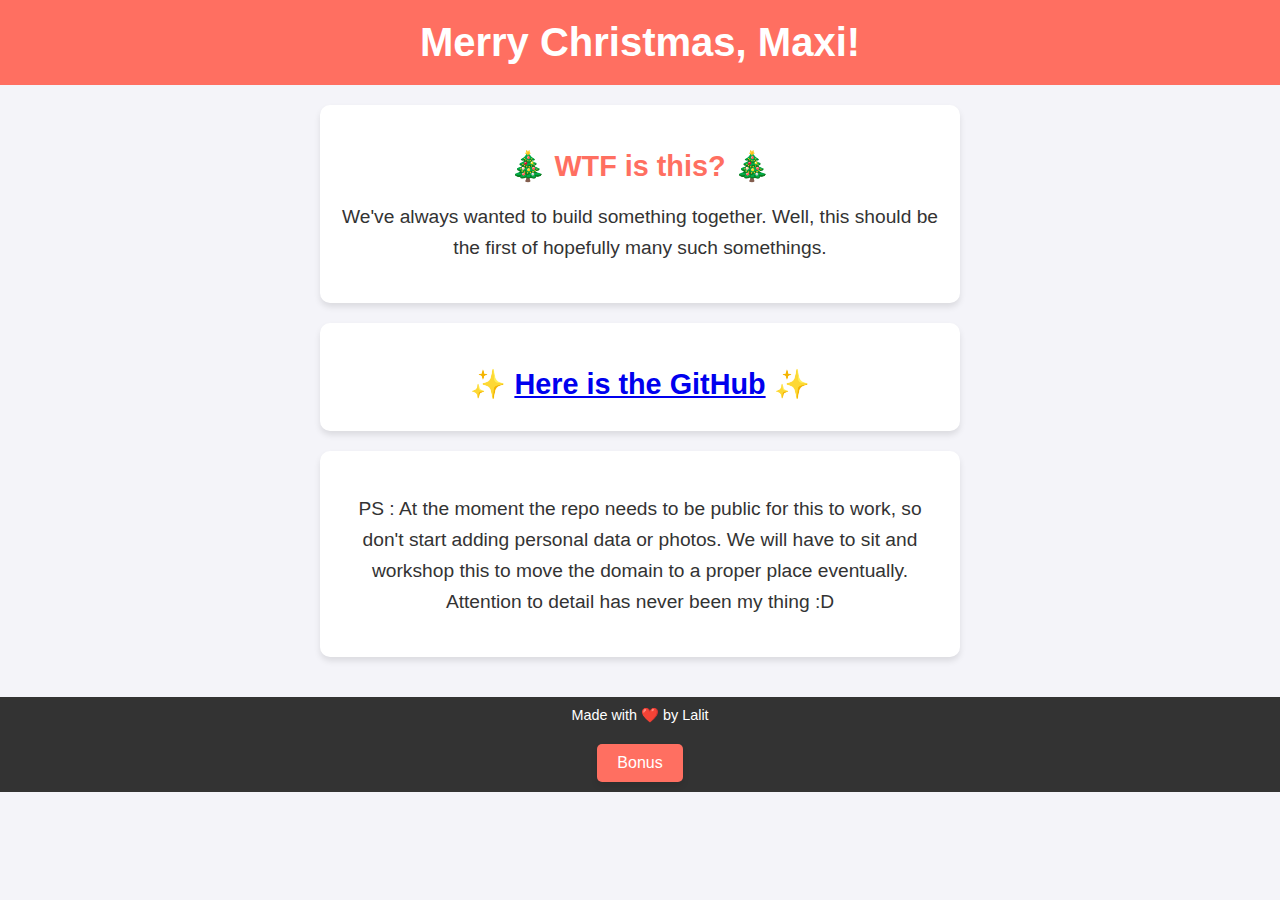
<file: index.html>
<!DOCTYPE html>
<html lang="en">
<head>
    <meta charset="UTF-8">
    <meta name="viewport" content="width=device-width, initial-scale=1.0">
    <title>Christmas Gift for My Friend</title>
    <link rel="stylesheet" href="styles.css">
    <style>
        .click-me-button {
            display: inline-block;
            padding: 10px 20px;
            font-size: 1em;
            color: white;
            background-color: #ff6f61;
            border: none;
            border-radius: 5px;
            text-decoration: none;
            box-shadow: 0 4px 6px rgba(0, 0, 0, 0.1);
            cursor: pointer;
            transition: background-color 0.3s ease;
            margin-top: 20px;
        }

        .click-me-button:hover {
            background-color: #e05547;
        }

        footer {
            text-align: center;
            margin-top: 40px;
        }
    </style>
</head>
<body>
    <header>
        <h1>Merry Christmas, Maxi!</h1>
    </header>
    <main>
        <section class="message">
            <h2>🎄 WTF is this? 🎄</h2>
            <p>We've always wanted to build something together. Well, this should be the first of hopefully many such somethings.</p>
        </section>
        <section class="message">
            <h2>✨ <a href="https://github.com/OverweightShady/SieArschloch" target="_blank">Here is the GitHub</a> ✨</h2>
        </section>
        <section class="message">
            <h2></h2>
            <p>PS : At the moment the repo needs to be public for this to work, so don't start adding personal data or photos. We will have to sit and workshop this to move the domain to a proper place eventually. Attention to detail has never been my thing :D</p>
        </section>
    </main>
    <footer>
        <p>Made with ❤️ by Lalit</p>
        <!-- Add Click Me button as a bonus at the bottom -->
        <a href="netthier.html" class="click-me-button">Bonus</a>
    </footer>
</body>
</html>
</file>
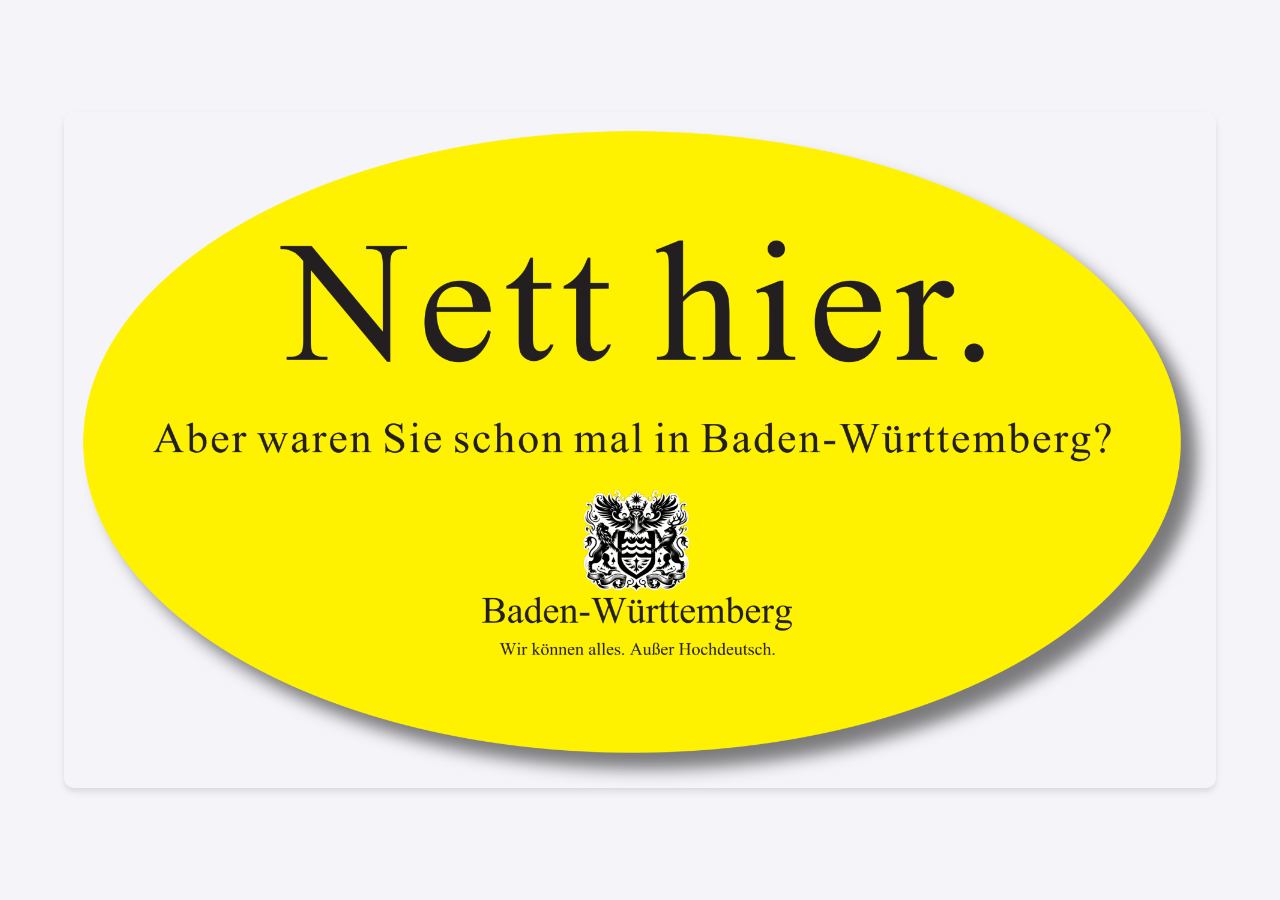
<file: netthier.html>
<!DOCTYPE html>
<html lang="en">
<head>
    <meta charset="UTF-8">
    <meta name="viewport" content="width=device-width, initial-scale=1.0">
    <title>Netthier Picture</title>
    <style>
        body {
            display: flex;
            justify-content: center;
            align-items: center;
            height: 100vh;
            margin: 0;
            background-color: #f4f4f9;
        }

        img {
            max-width: 90%;
            max-height: 90%;
            border-radius: 10px;
            box-shadow: 0 4px 6px rgba(0, 0, 0, 0.1);
        }
    </style>
</head>
<body>
    <img src="netthier.webp" alt="Netthier Picture">
</body>
</html>
</file>
<file: styles.css>
body {
    font-family: 'Arial', sans-serif;
    margin: 0;
    padding: 0;
    background-color: #f4f4f9;
    color: #333;
    text-align: center;
}

header {
    background-color: #ff6f61;
    color: white;
    padding: 20px 0;
    margin-bottom: 20px;
}

header h1 {
    font-size: 2.5em;
    margin: 0;
}

.message {
    background: #fff;
    margin: 20px auto;
    padding: 20px;
    border-radius: 10px;
    box-shadow: 0 4px 6px rgba(0, 0, 0, 0.1);
    max-width: 600px;
}

.message h2 {
    color: #ff6f61;
    font-size: 1.8em;
    margin-bottom: 10px;
}

.message p {
    font-size: 1.2em;
    line-height: 1.6;
}

footer {
    background-color: #333;
    color: white;
    padding: 10px 0;
    margin-top: 20px;
}

footer p {
    margin: 0;
    font-size: 0.9em;
}
</file>
